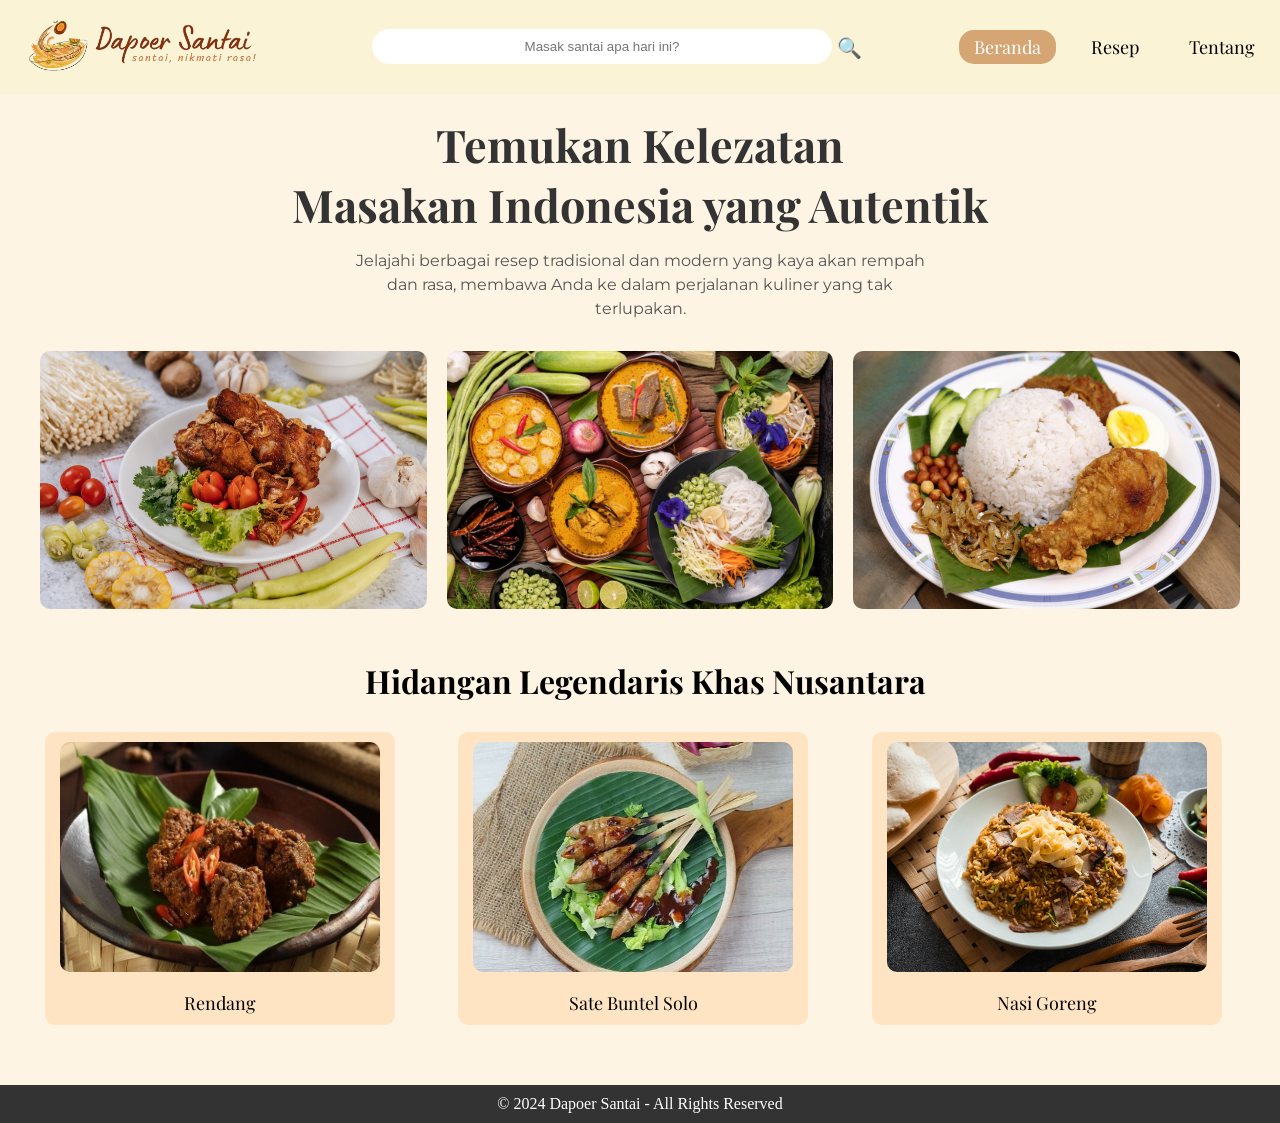
<file: index.html>
<!DOCTYPE html>
<html lang="id">
<head>
    <meta charset="UTF-8">
    <meta name="viewport" content="width=device-width, initial-scale=1.0">
    <title>Dapoer Santai</title>
    <link rel="stylesheet" href="css/styles.css">
    <link href="https://fonts.googleapis.com/css2?family=Playfair+Display:wght@700&family=Montserrat:wght@400&display=swap" rel="stylesheet">

</head>
<body>
    <!-- Header -->
    <header class="header">
        <div class="logo">
            <a href="tentang.html"><img src="asset/logo2.png" alt="Dapoer Santai Logo" class="logo-image"></a>
        </div>
        <div class="search-bar">
            <input type="text" id="search-input" placeholder="Masak santai apa hari ini?">
            <ul id="results"></ul> <!-- Tempat untuk hasil pencarian -->
            <span class="search-icon">&#128269;</span>
            <script src="js/search.js"></script> <!-- Pastikan ini dipanggil -->
        </div>
        <nav class="nav">
            <ul>
                <li><a href="index.html" class="active">Beranda</a></li>
                <li><a href="resep.html">Resep</a></li>
                <li><a href="tentang.html">Tentang</a></li>
            </ul>
        </nav>
    </header>

    <!-- Main Content -->
    <main class="main-content">
        <!-- Hero Section -->
        <section class="hero">
            <h2>Temukan Kelezatan <br> Masakan Indonesia yang Autentik</h2>
            <p>Jelajahi berbagai resep tradisional dan modern yang kaya akan rempah dan rasa, 
                membawa Anda ke dalam perjalanan kuliner yang tak terlupakan.</p>
        </section>

        <!-- Recipe Gallery Section -->
        <section class="recipe-gallery">
            <div class="recipe-grid">
                <img src="asset/ayam-goreng.jpg" alt="ayam-goreng">
                <img src="asset/masakan-indonesia.jpg" alt="masakan-indonesia">
                <img src="asset/nasi-uduk.jpg" alt="nasi-uduk">
            </div>
        </section>

        <!-- Recipe List Section -->
        <section class="recipe-list">
            <h2>Hidangan Legendaris Khas Nusantara</h2>
            <div class="recipe-items">
                <a href="detail-resep.html?name=Rendang">
                    <div class="recipe-card">
                        <img src="asset/rendang.jpg" alt="Rendang">
                        <p>Rendang</p>
                    </div>
                </a>
                <a href="detail-resep.html?name=Sate Buntel Solo">
                    <div class="recipe-card">
                        <img src="asset/sate-buntel.jpg" alt="Sate BuntelS">
                        <p>Sate Buntel Solo</p>
                    </div>
                </a>    
                <a href="detail-resep.html?name=Nasi Goreng">
                    <div class="recipe-card">
                        <img src="asset/nasi-goreng.jpg" alt="Nasi Goreng">
                        <p>Nasi Goreng</p>
                    </div>
                </a>                
            </div>
        </section>
    </main>

    <!-- Footer -->
    <footer class="footer">
        <p> &copy 2024 Dapoer Santai - All Rights Reserved</p>
    </footer>
</body>
</html>
</file>
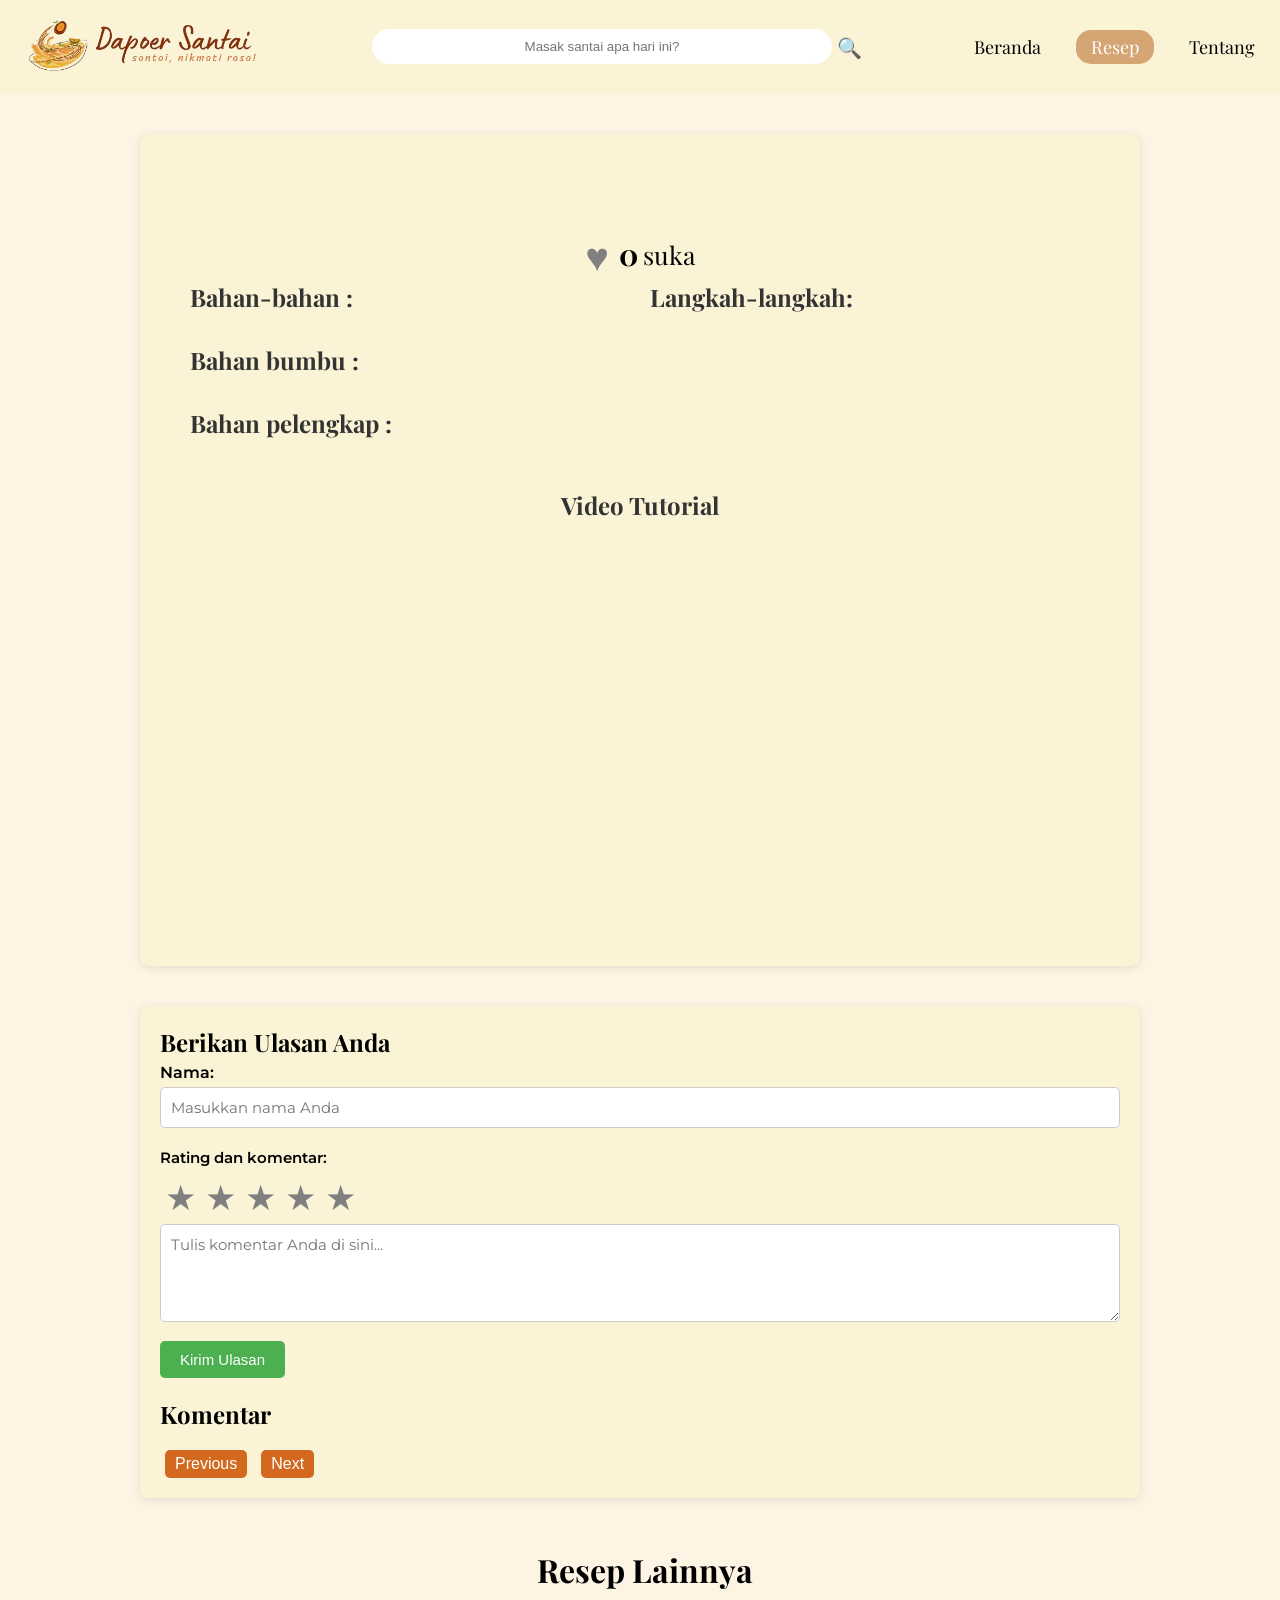
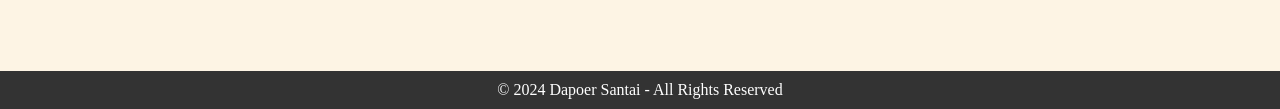
<file: detail-resep.html>
<!DOCTYPE html>
<html lang="id">
<head>
    <meta charset="UTF-8">
    <meta name="viewport" content="width=device-width, initial-scale=1.0">
    <title>Detail Resep - Dapoer Santai</title>
    <link rel="stylesheet" href="css/styles.css">
    <link href="https://fonts.googleapis.com/css2?family=Playfair+Display:wght@700&family=Montserrat:wght@400&display=swap" rel="stylesheet">
</head>
<body>
    <!-- Header -->
    <header class="header">
        <div class="logo">
            <a href="index.html"><img src="asset/logo2.png" alt="Dapoer Santai Logo" class="logo-image"></a>
        </div>
        <div class="search-bar">
            <input type="text" id="search-input" placeholder="Masak santai apa hari ini?">
            <ul id="results"></ul> <!-- Tempat untuk hasil pencarian -->
            <span class="search-icon">&#128269;</span>
            <script src="js/search.js"></script> <!-- Pastikan ini dipanggil -->
        </div>
        <nav class="nav">
            <ul>
                <li><a href="index.html">Beranda</a></li>
                <li><a href="resep.html" class="active">Resep</a></li>
                <li><a href="tentang.html">Tentang</a></li>
            </ul>
        </nav>
    </header>

    <!-- Main Content -->
    <main class="main-content">
        <section id="recipe-detail" class="recipe-detail">
            <h2 id="recipe-name"></h2>
            <img id="recipe-image">
            <!-- Tombol Like -->
            <div class="like-container">
                <span id="like-heart" class="heart-icon">&#9829;</span>
                <span id="like-count">0</span>suka
            </div>

            <div class="recipe-content">
                <div class="ingredients">
                    <h3>Bahan-bahan :</h3>
                    <ul id="ingredients-list"></ul>

                    <br>
                    <h3>Bahan bumbu :</h3>
                    <ul id="spices-list"></ul>

                    <br>
                    <h3>Bahan pelengkap :</h3>
                    <ul id="garnishes-list"></ul>
                </div>

                <div class="steps">
                    <h3>Langkah-langkah:</h3>
                    <ol id="steps-list"></ol>
                </div>
            </div>

            <h3>Video Tutorial</h3>
            <div class="video-tutorial">
                <iframe id="video-tutorial" width="560" height="315" 
                title="YouTube video player" 
                frameborder="0" 
                allow="accelerometer; autoplay; clipboard-write; encrypted-media; gyroscope; picture-in-picture" 
                allowfullscreen></iframe>
            </div> 
        </section>

        <!-- Review Section-->
        <section class="review-section">
            <div class="review-container">
                <h3>Berikan Ulasan Anda</h3>
                <!-- Input Nama -->
                <div class="name-input-container">
                    <label for="name-input">Nama:</label>
                    <input type="text" id="name-input" placeholder="Masukkan nama Anda" required>
                </div>

                <p class="rating-label">Rating dan komentar:</p>
                <div id="star-container" class="star-rating">
                    <span class="star" data-value="1">&#9733;</span>
                    <span class="star" data-value="2">&#9733;</span>
                    <span class="star" data-value="3">&#9733;</span>
                    <span class="star" data-value="4">&#9733;</span>
                    <span class="star" data-value="5">&#9733;</span>
                </div>
            
                <!-- Form untuk komentar -->
                <div class="comment-form">
                    <textarea id="comment-input" placeholder="Tulis komentar Anda di sini..." rows="4"></textarea>
                    <div id="error-message" style="color: red; margin-top: 5px; display: none;"></div>
                    <button id="submit-comment">Kirim Ulasan</button>
                </div>
            
                <!-- Daftar komentar -->
                <h3>Komentar</h3>
                <ul id="comments-list"></ul>
                <div id="pagination">
                    <button id="prev-btn">Previous</button>
                    <button id="next-btn">Next</button>
                </div>
            </div>
        </section>

        <section class="recipe-list">
            <h2>Resep Lainnya</h2>
            <div class="recipe-items" id="other-recipes">
                <!-- Resep lainnya akan ditambahkan di sini oleh JavaScript -->
            </div>
        </section>
        
    </main>

    <!-- Footer -->
    <footer class="footer">
        <p> &copy 2024 Dapoer Santai - All Rights Reserved</p>
    </footer>

    <script src="js/script-detail.js"></script>
</body>
</html>
</file>
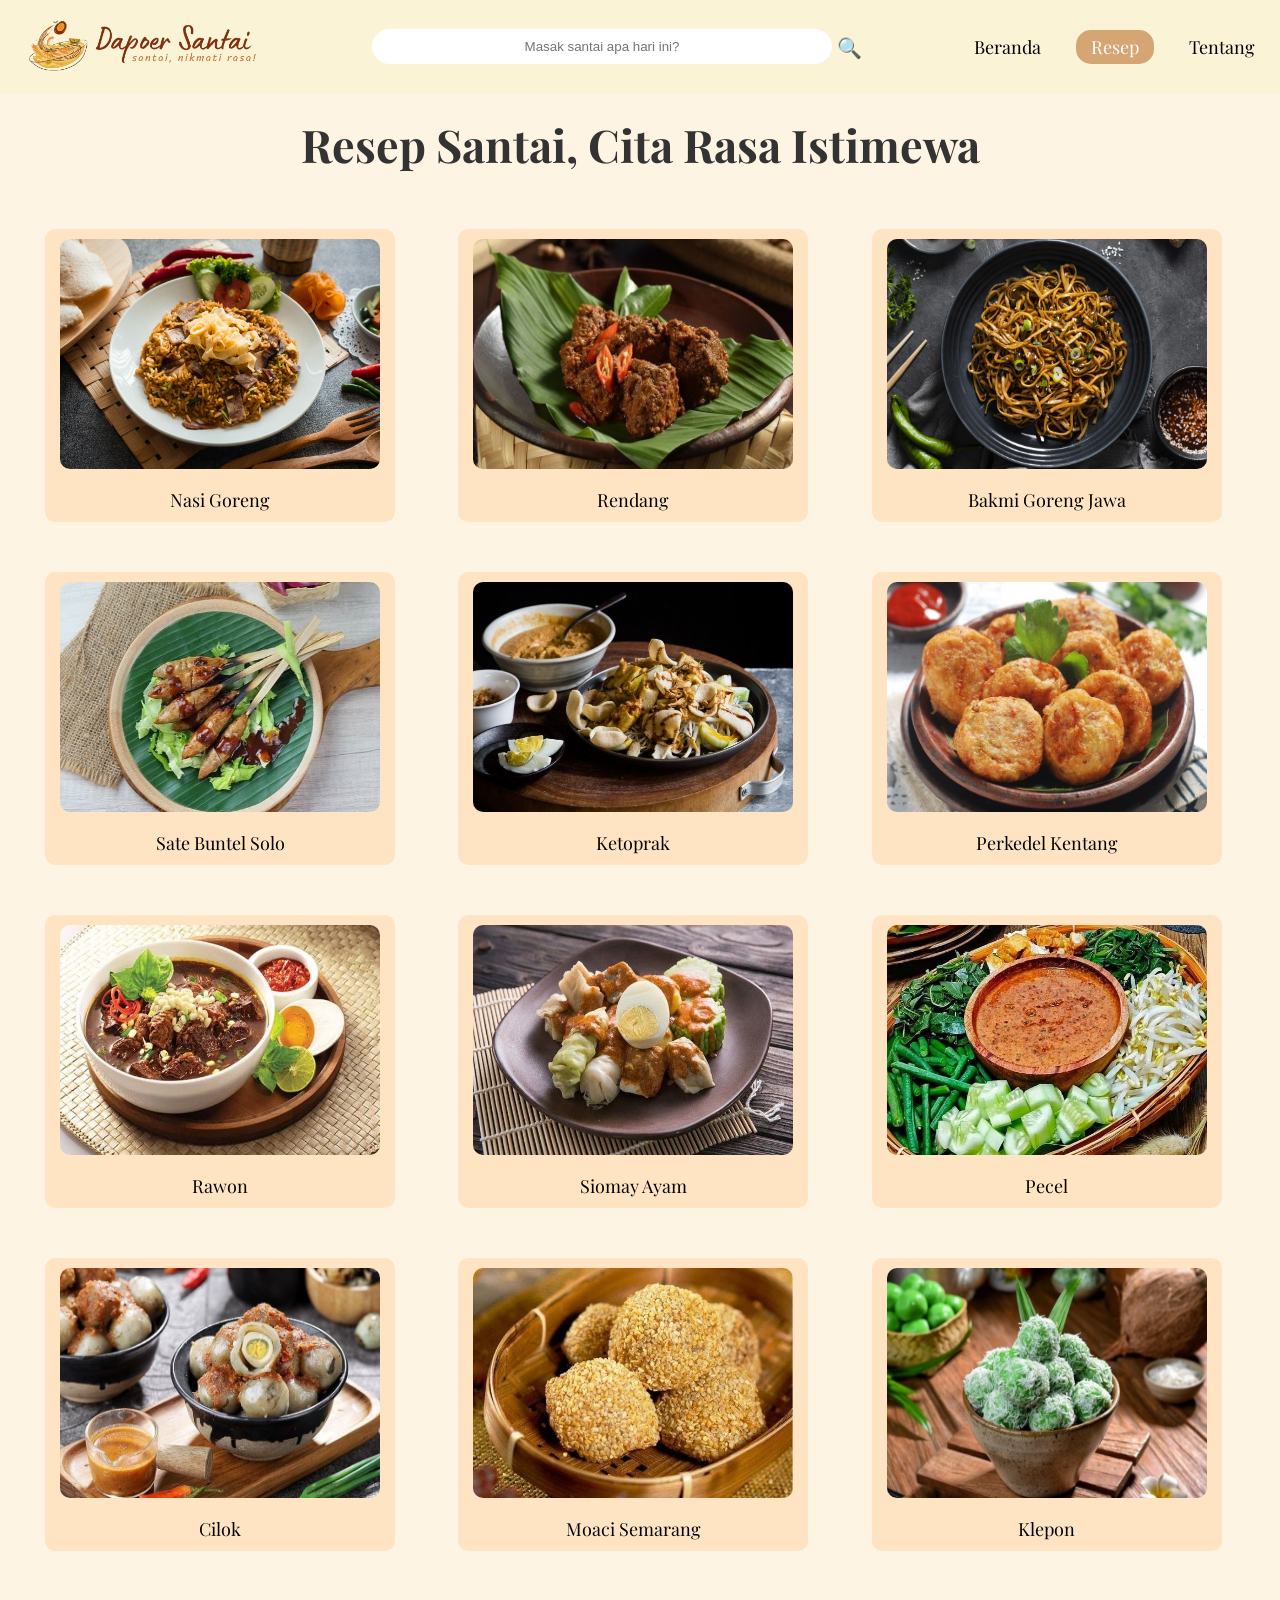
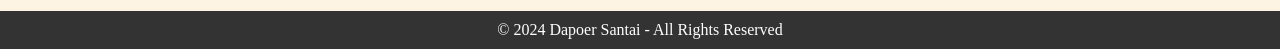
<file: resep.html>
<!DOCTYPE html>
<html lang="id">
<head>
    <meta charset="UTF-8">
    <meta name="viewport" content="width=device-width, initial-scale=1.0">
    <title>Resep - Dapoer Santai</title>
    <link rel="stylesheet" href="css/styles.css">
    <link href="https://fonts.googleapis.com/css2?family=Playfair+Display:wght@700&family=Montserrat:wght@400&display=swap" rel="stylesheet">
</head>
<body>
    <!-- Header -->
    <header class="header">
        <div class="logo">
            <a href="index.html"><img src="asset/logo2.png" alt="Dapoer Santai Logo" class="logo-image"></a>
        </div>
        <div class="search-bar">
            <input type="text" id="search-input" placeholder="Masak santai apa hari ini?">
            <ul id="results"></ul> <!-- Tempat untuk hasil pencarian -->
            <span class="search-icon">&#128269;</span>
            <script src="js/search.js"></script> <!-- Pastikan ini dipanggil -->
        </div>
        <nav class="nav">
            <ul>
                <li><a href="index.html">Beranda</a></li>
                <li><a href="resep.html" class="active">Resep</a></li>
                <li><a href="tentang.html">Tentang</a></li>
            </ul>
        </nav>
    </header>

    <!-- Main Content -->
    <main class="main-content">
        <!-- Hero Section -->
        <section class="hero">
            <h2>Resep Santai, Cita Rasa Istimewa</h2>
        </section>

        <!-- Recipe List Section -->
        <section class="recipe-list">
            <div id="recipe-container" class="recipe-items">
                <!-- Kartu resep akan dimuat di sini oleh JavaScript -->
            </div>
        </section>
    </main>

    <!-- Footer -->
    <footer class="footer">
        <p> &copy 2024 Dapoer Santai - All Rights Reserved</p>
    </footer>

    <script src="js/script.js"></script>
</body>
</html>
</file>
<file: css/styles.css>
* {
    margin: 0;
    padding: 0;
    box-sizing: border-box;
}

body {
    font-family: 'Playfair Display', sans-serif;
    background-color: #FDF4E4;
}

.header {
    background-color: #FBF3D5;
    padding: 10px;
    display: flex;
    justify-content: space-between;
    align-items: center;
}

/* Logo */
.logo-image {
    width: 270px;
    height: auto;
    padding: 5px;
}

/* Search Bar */
.search-bar {
    display: flex;
    justify-content: center; 
    align-items: center; 
    margin: 0 auto;
    padding: 10px;
    position: relative;
}

.search-bar input {
    width: 460px;
    padding: 10px;
    border-radius: 20px;
    border: 1px solid #ccc;
}

.search-bar input::placeholder {
    text-align: center;
}

.search-icon {
    cursor: pointer;
    padding: 5px;
    font-size: 20px;
}

header, .search-bar, .search-bar input {
    border: none;
    outline: none;
    box-shadow: none;
}

/* Kotak hasil pencarian */
#results {
    position: absolute;
    z-index: 100;
    width: 400px;
    max-height: 200px;
    overflow-y: auto;
    background-color: white;
    border: none; 
    box-shadow: none;
    list-style: none;
    padding: 0;
    margin: 0;
    top: 45px;
}

#results li {
    padding: 10px;
    cursor: pointer;
    border-bottom: 1px solid #eee;
}

#results li:hover {
    background-color: #f0f0f0;
}

/* Navigation */
.nav ul {
    list-style: none;
    display: flex;
    gap: 20px;
}

.nav ul li a {
    color: #000000;
    text-decoration: none;
    font-size: 18px;
    padding: 5px 15px;
}

.nav ul li a:hover, .nav ul li a.active {
    background-color: #D5A574;
    color: #fff;
    border-radius: 15px;
}

 /* Hero Section  */
.hero {
    text-align: center;
    padding: 20px 20px;
    background-color: #FDF4E4;
    color: #333333;
}

.hero h2 {
    font-size: 45px;
    margin-bottom: 15px;
}

.hero p {
    font-family: 'Montserrat';
    font-size: 16px;
    color: #555;
    line-height: 1.5;
    max-width: 580px;
    margin: 0 auto;
}

/* Recipe Gallery Section */
.recipe-gallery {
    padding: 10px;
    background-color: #FDF4E4;
}

.recipe-grid {
    display: grid;
    grid-template-columns: repeat(3, 1fr);
    gap: 20px;
    margin: 0 auto;
    max-width: 1200px;
}

.recipe-grid img {
    width: 100%;
    border-radius: 10px;
}

/* Recipe List Section */
.recipe-list {
    padding: 20px;
    margin-left: 10px;
    text-align: center;
}

.recipe-list h2 {
    font-size: 32px;
    padding: 20px;
    margin-bottom: 10px;
}

.recipe-items {
    display: grid;
    grid-template-columns: repeat(3, 1fr);
    gap: 40px;
    justify-content: center;
    margin: 0 auto;
    max-width: 1200px;
}

.recipe-card {
    text-align: center;
    padding: 10px;
    margin-bottom: 10px;
    border-radius: 10px;
    background-color: #ffe4c4;
    width: 350px;
    transition: transform 0.3s;
}

.recipe-card img {
    border-radius: 10px;
    width: 320px;
    height: 230px;
}

.recipe-card p {
    margin-top: 15px;
    font-size: 18px;
}

.recipe-card:hover {
    transform: scale(1.1);
    box-shadow: 0px 4px 15px rgba(0, 0, 0, 0.2);
}


a {
    color: black; 
    text-decoration: none; 
}


a:hover {
    color: black;
    text-decoration: none; 
}

/* Tim Kami Section */
.team-section {
    background-color: #FDF4E4;
    padding: 20px 20px;
    text-align: center;
}

.team-section h3 {
    font-size: 36px;
    color: #D2691E;
}

.team-container {
    display: grid;
    grid-template-rows: repeat(2, auto);
    justify-items: center;
    padding: 20px;
}

.tim-row {
    display: flex; 
    justify-content: space-evenly;
    margin-bottom: 50px; 
    width: 100%;
}

.team-member {
    text-align: center;
    width: 300px;
    padding: 15px;
    background-color: #FBF3D5;
    border-radius: 20px;
}

.team-member img {
    width: 150px;
    height: 150px;
    border-radius: 50%;
    object-fit: cover;
    border: 3px solid #D5A574;
}

.team-member p {
    font-size: 16px;
    color: #333;
    margin-top: 10px;
}

/* Contact Section */
.contact-section {
    display: flex;
    flex-direction: column;
    align-items: center;
    justify-content: center;
    padding: 30px;
    background-color: #FBF3D5;
    border-radius: 20px;
    margin: 50px 20px;
    box-shadow: 0px 4px 10px rgba(0, 0, 0, 0.5);
    max-width: 600px; 
    margin: 20px auto; 
}

.contact-info {
    text-align: center;
    margin-bottom: 20px;
}

.contact-info h3 {
    color: #D2691E;
    font-size: 28px;
    margin-bottom: 15px;
}

.contact-content {
    display: flex; 
    align-items: center; 
    margin: 15px 0; 
    width: 100%; 
    justify-content: center;
}

.contact-content img {
    width: 50px; 
    height: 50px;
    margin-right: 20px; 
}

/* Detail Resep */
.recipe-detail {
    background-color: #FBF3D5;
    border-radius: 10px;
    box-shadow: 0 2px 10px rgba(0, 0, 0, 0.1);
    padding: 50px;
    margin: 40px auto; 
    max-width: 1000px; 
    text-align: center; 
    font-family: 'Playfair Display';
}

.recipe-detail h2 {
    font-size: 48px; 
    color: #333;
    margin-bottom: 20px;
    font-weight: bold;
}

.recipe-detail h3 {
    font-size: 24px; 
    color: #333;
    margin-bottom: 20px;
    font-weight: bold;
}

.recipe-detail img {
    width: 100%; 
    max-width: 300px; 
    margin-bottom: 20px;
    border-radius: 10px; 
}

.recipe-content {
    display: grid;
    grid-template-columns: 1fr 1fr;
    gap: 20px;
    margin-bottom: 40px;
}

.recipe-content h3 {
    font-size: 24px;
    color: #333;
    text-align: left;
    margin-bottom: 10px;
}

.recipe-content ul, .recipe-content ol {
    font-family: 'Montserrat';
    font-size: 18px;
    line-height: 1.6;
    color: #000000;
    text-align: left;
    margin: 0;
}

.related-recipes {
    margin-top: 40px;
    text-align: center;
}

.related-recipes h3 {
    font-size: 24px;
    color: #333;
    margin-bottom: 20px;
}

.related-recipes-grid {
    display: grid;
    grid-template-columns: repeat(3, 1fr);
    gap: 20px;
}

.related-recipes-grid a {
    text-decoration: none;
    color: #333;
}

.related-recipes-grid img {
    width: 100%;
    border-radius: 10px;
    margin-bottom: 10px;
}

.related-recipes-grid p {
    font-size: 18px;
    font-weight: bold;
}

.video-tutorial {
    display: flex;
    justify-content: center;
    margin: 40px 0;
}

.video-tutorial iframe {
    max-width: 100%; 
    border-radius: 10px;
}

/* Like Button */
.like-container {
    display: flex; 
    align-items: center;
    justify-content: center;
    font-size: 25px; 
}

.heart-icon {
    cursor: pointer;
    font-size: 40px;
    color: gray;
    transition: color 0.3s ease, transform 0.2s ease;
    margin-right: 10px; 
}

.heart-icon.liked {
    color: red; 
    transform: scale(1.2); 
}

#like-count {
    font-size: 30px;
    color: #000000;
    font-weight: bold;
    margin-right: 5px;
}


/* Review Section */
.review-section {
    background-color: #FBF3D5;
    border-radius: 8px;
    padding: 20px;
    margin: 10px auto;
    max-width: 1000px;
    box-shadow: 0 2px 10px rgba(0, 0, 0, 0.1);
}

.review-container h3 {
    margin-bottom: 5px;
    font-size: 24px;
    font-weight: bold;
}

.name-input-container,
.comment-form {
    margin-bottom: 5px;
}

.name-input-container label {
    display: block;
    margin-bottom: 5px;
    font-family: 'Montserrat', sans-serif;
    font-weight: 600;
}

#name-input,
#comment-input {
    width: 100%;
    padding: 10px;
    margin-bottom: 15px;
    border: 1px solid #ccc;
    border-radius: 5px;
    font-size: 15px;
    font-family: 'Montserrat', sans-serif;
}

.rating-label {
    font-family: 'Montserrat', sans-serif;
    font-size: 15px;
    font-weight: 600; 
    text-align: left;
}

#star-container {
    margin: 5px;
}

.star-rating {
    cursor: pointer;
    font-size: 35px;
    color: gray;
    transition: color 0.3s ease;
}

.star.selected {
    color: gold;
}

.comment-form textarea {
    width: 100%;
    padding: 10px;
    font-size: 15px;
    border: 1px solid #ccc;
    border-radius: 4px;
    margin-bottom: 5px;
}

.comment-form {
    margin-bottom: 20px;
}

#comment-input {
    width: 100%;
    padding: 10px;
    border: 1px solid #ccc;
    border-radius: 5px;
    resize: vertical;
}

#submit-comment {
    background-color: #4CAF50;
    color: white;
    font-size: 15px;
    padding: 10px 20px;
    border: none;
    border-radius: 5px;
    cursor: pointer;
}

#submit-comment:hover {
    background-color: #45a049;
}

#comments-list {
    margin-top: 15px;
    list-style-type: none;
    padding: 0;
}

#comments-list li {
    margin-bottom: 10px;
    padding: 10px;
    background: #f9f9f9;
    border: 1px solid #ddd;
    border-radius: 5px;
    font-size: 18px;
    font-family: 'Montserrat', sans-serif;
}

#pagination {
    text-align: left;
    margin-top: 20px;
}

#pagination button {
    background-color: #D2691E;
    color: white;
    padding: 5px 10px;
    margin: 0 5px;
    border: none;
    border-radius: 5px;
    font-size: 16px;
    cursor: pointer;
    transition: background-color 0.3s ease;
}

#pagination button:hover {
    background-color: #ec863d; 
}

#pagination button:disabled {
    background-color: #d3d3d3;
    color: #888;
}

#error-message {
    color: red;
    margin-bottom: 5px;
    display: none;
}

/* Dashboard */
.dashboard-section {
    padding: 20px;
    background-color: #FBF3D5;
    border-radius: 10px;
    margin: 20px;
    box-shadow: 0 2px 10px rgba(0, 0, 0, 0.1);
}

.dashboard-section h3 {
    margin-bottom: 20px;
    text-align: center;
    font-size: 24px;
    color: #D2691E;
}

.scorecard-section {
    margin: 20px 0;
    text-align: center;
}

.scorecard {
    display: flex;
    justify-content: space-around;
    flex-wrap: wrap;
    gap: 20px;
    margin-top: 20px;
}

.scorecard-item {
    background-color: #fff7e0;
    padding: 20px;
    border-radius: 10px;
    width: 200px;
    box-shadow: 0 2px 10px rgba(0, 0, 0, 0.1);
}

.scorecard-item p {
    margin: 10px 0;
}

.scorecard-item p:first-child {
    font-weight: bold;
    font-size: 20px;
}

.scorecard-item p:last-child {
    font-size: 35px;
    font-weight: 800;
}

.chart-container {
    margin-top: 20px;
    display: grid;
    gap: 30px;
}

.chart-row {
    display: grid;
    grid-template-columns: 1fr;
    gap: 30px;
}

.chart-row:first-child canvas {
    width: 95% !important; 
    height: auto !important;
    max-width: 100% !important; 
    margin: 0 auto;
}

.chart-row:last-child {
    grid-template-columns: repeat(2, 1fr);
}

.chart-row:last-child canvas {
    width: 100% !important;
    height: auto !important;
    max-width: 100%;
    margin: 0 auto;
}

/* Footer */
.footer {
    font-family: 'Times New Roman', Times, serif;
    background-color: #333;
    color: #FFF;
    text-align: center;
    padding: 10px;
    margin-top: 30px;
}

/* Tampilan Responsif Mobile*/
@media only screen and (max-width: 600px) {
    .header {
        flex-direction: column;
        align-items: center;
    }

    .logo-image {
        width: 250px;
    }

    .nav {
        width: 100%;
        text-align: center;
    }

    .nav ul {
        display: flex;
        justify-content: center;
        gap: 10px;
        padding: 0;
        list-style-type: none;
        flex-wrap: wrap;
    }

    .nav li {
        font-size: 14px;
        transition: color 0.3s;
    }

    .search-bar {
        display: flex;
        align-items: center;
        width: 100%;
        max-width: 400px;
        margin: 10px auto;
    }

    .search-bar input {
        width: 80%;
        font-size: 14px;
        padding: 8px;
        border-radius: 20px;
        border: 1px solid #ccc;
    }

    .search-icon {
        font-size: 18px; 
        margin-left: 5px; 
        cursor: pointer; 
    }

    #results {
        width: 80%;
        max-height: 150px;
        top: 40px;
        left: 5%;
        border-radius: 5px;
        box-shadow: 0 4px 6px rgba(0, 0, 0, 0.1);
    }

    #results li {
        padding: 8px; 
        font-size: 14px; 
        border-bottom: 1px solid #ddd; 
    }

    #results li:hover {
        background-color: #f0f0f0;
    }

    .hero h2 {
        font-size: 28px;
        margin-bottom: 10px; 
    }

    .hero p {
        font-size: 14px;
        max-width: 90%; 
        margin: 0 auto; 
    }

    .recipe-gallery {
        padding: 10px; 
        background-color: #FDF4E4; 
    }

    .recipe-grid {
        display: grid; 
        grid-template-columns: repeat(1, 1fr); 
        gap: 15px; 
        margin: 0 auto; 
        max-width: 100%; 
    }

    .recipe-grid img {
        width: 100%; 
        height: auto; 
        border-radius: 10px; 
    }

    .team-section {
        padding: 15px; 
    }

    .team-section h3 {
        font-size: 28px; 
    }

    .team-container {
        display: flex; 
        flex-direction: column; 
        align-items: center; 
        padding: 10px;
    }

    .tim-row {
        flex-wrap: wrap; 
        justify-content: center; 
        margin-bottom: 30px; 
    }

    .team-member {
        width: 80%; 
        max-width: 300px; 
        margin-bottom: 20px; 
    }

    .team-member img {
        width: 120px; 
        height: 120px; 
    }

    .team-member p {
        font-size: 14px; 
    }

    .contact-section {
        padding: 15px;
        margin: 20px auto;
        box-shadow: none;
        border-radius: 10px; 
        width: 90%; 
    }

    .contact-content img {
        width: 40px;
        height: 40px;
    }

    .recipe-list {
        padding: 15px; 
        margin-left: 0; 
    }

    .recipe-list h2 {
        font-size: 28px; 
        padding: 10px; 
    }

    .recipe-items {
        display: grid; 
        grid-template-columns: repeat(1, 1fr);
        gap: 20px; 
        justify-content: center; 
    }

    .recipe-card {
        width: 100%; 
        max-width: 350px; 
        margin: 0 auto; 
        padding: 15px; 
    }

    .recipe-card img {
        width: 100%; 
        height: auto;
    }

    .recipe-card p {
        font-size: 16px; 
    }

    .recipe-detail h2 {
        font-size: 36px;
        margin-bottom: 15px; 
    }

    .recipe-content {
        grid-template-columns: 1fr; 
    }

    .recipe-detail img {
        width: 100%;
        max-width: 200px;
        border-radius: 10px; 
    }

    .video-tutorial {
        flex-direction: column; 
        align-items: center;
        margin: 20px 0; 
        padding: 0 10px;
    }

    .video-tutorial iframe {
        width: 100%;
        max-width: 100%; 
        height: auto; 
        border-radius: 10px; 
    }

    .footer {
        font-family: 'Times New Roman', Times, serif;
        background-color: #333;
        color: #FFF;
        text-align: center;
        padding: 10px;
        width: 100%;
        position: fixed;
        bottom: 0;
    }
}

/* Tablet Responsive View */
@media only screen and (min-width: 600px) and (max-width: 900px) {
    .header {
        flex-direction: column;
        align-items: center;
    }

    .logo-image {
        width: 200px;
    }

    .nav ul {
        gap: 15px;
        justify-content: center;
        flex-wrap: wrap;
    }

    .nav ul li a {
        font-size: 16px;
        padding: 5px 10px;
    }

    .search-bar {
        width: 80%;
        max-width: 500px;
        margin: 15px auto;
    }

    .search-bar input {
        width: 70%;
        padding: 8px;
    }

    .hero h2 {
        font-size: 36px;
        margin-bottom: 10px;
    }

    .hero p {
        font-size: 14px;
        max-width: 85%;
    }

    .recipe-grid {
        grid-template-columns: repeat(3, 1fr);
        gap: 20px;
        margin: 0 auto;
    }

    .team-section h3 {
        font-size: 32px;
    }

    .team-container {
        display: flex;
        flex-wrap: wrap;
        justify-content: center;
    }

    .team-member {
        width: 90%;
        max-width: 250px;
        margin-bottom: 20px;
    }

    .team-member img {
        width: 130px;
        height: 130px;
    }

    .contact-section {
        padding: 25px;
        width: 80%;
        margin-bottom: 80px;
    }
    
    .recipe-list {
        margin-bottom: 100px;
    }

    .recipe-items {
        grid-template-columns: repeat(3, 1fr);
    }

    .recipe-card {
        width: 100%;
        max-width: 320px;
        padding: 15px;
    }

    .recipe-card img {
        width: 100%;
        height: auto;
    }

    .recipe-content {
        grid-template-columns: 1fr;
        gap: 15px;
    }

    .video-tutorial iframe {
        width: 100%;
        max-width: 90%;
    }

    .footer {
        font-family: 'Times New Roman', Times, serif;
        background-color: #333;
        color: #FFF;
        text-align: center;
        padding: 10px;
        width: 100%;
        position: fixed;
        bottom: 0;
    }
    .like-section {
        margin-top: 20px;
        text-align: center;
    }
    
    #like-button {
        background-color: #ffcc00;
        border: none;
        border-radius: 5px;
        padding: 10px 20px;
        font-size: 16px;
        cursor: pointer;
        color: #fff;
        display: inline-flex;
        align-items: center;
        gap: 8px;
    }
    
    #like-button:hover {
        background-color: #ff9900;
    }
    
    #like-count {
        font-weight: bold;
        color: #333;
    }
    
}
</file>
